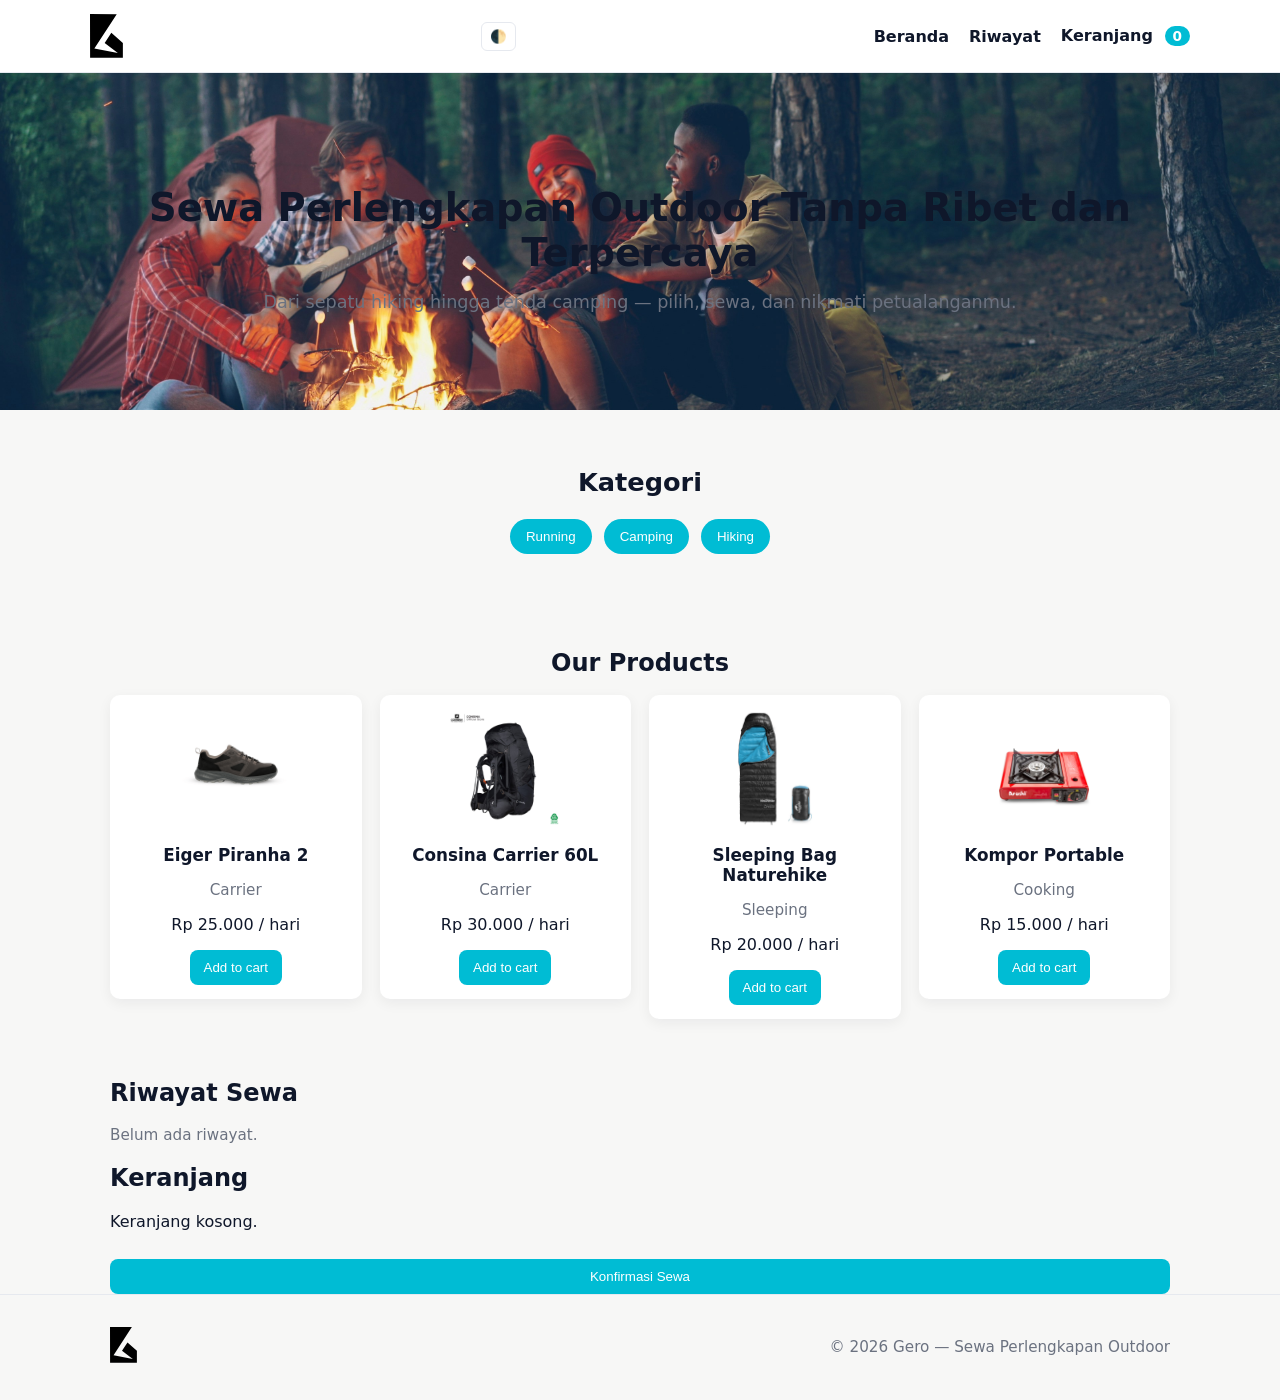
<file: Gero/index.html>
<!DOCTYPE html>
<html lang="en">
<head>
    <meta charset="UTF-8">
    <meta name="viewport" content="width=device-width, initial-scale=1">
    <title>Gero - Sewa Perlengkapan Outdoor Terpercaya</title>
    <link rel="stylesheet" href="css/style.css">
    <link rel="stylesheet" href="css/darkmode.css">
</head>
<body>
    <a class="skip-link" href="#main">Skip to content</a>

    <header id="site-header">
        <nav id="navbar" class="site-nav" aria-label="Primary">
            <div class="container nav-inner">
                <a class="brand" href="index.html">
                    <img alt="Gero logo" src="assets/gero_logo.svg" height="44">
                </a>
                <button id="theme-toggle" aria-label="Toggle dark mode">🌓</button>
                <ul class="nav-list">
                    <li><a href="index.html">Beranda</a></li>
                    <li><a href="pages/rental.html">Riwayat</a></li>
                    <li><a href="pages/cart.html">Keranjang <span id="cart-count" aria-live="polite">0</span></a></li>
                </ul>
            </div>
        </nav>
    </header>

    <main id="main">
        <section id="hero" class="hero" aria-labelledby="hero-title">
            <div class="container cont-hero">
                <h1 id="hero-title">Sewa Perlengkapan Outdoor Tanpa Ribet dan Terpercaya</h1>
                <p class="lead">Dari sepatu hiking hingga tenda camping — pilih, sewa, dan nikmati petualanganmu.</p>
            </div>
        </section>

        <section id="category" class="category" aria-labelledby="category-title">
            <div class="container">
                <h2 id="category-title">Kategori</h2>
                <div class="category-list" role="list">
                    <button role="listitem" class="ctg-btn">Running</button>
                    <button role="listitem" class="ctg-btn">Camping</button>
                    <button role="listitem" class="ctg-btn">Hiking</button>
                </div>
            </div>
        </section>

        <section id="products" class="products" aria-labelledby="products-title">
            <div class="container">
                <h2 id="products-title">Our Products</h2>
                <div id="cont_card" class="grid-cards" role="list"></div>
            </div>
        </section>

        <section id="history" class="history" aria-labelledby="history-title">
            <div class="container">
                <h2 id="history-title">Riwayat Sewa</h2>
                <p class="muted">Belum ada riwayat.</p>
            </div>
        </section>

        <section id="cart" class="cart" aria-labelledby="cart-title">
            <div class="container">
                <h2 id="cart-title">Keranjang</h2>
                <div id="cart-message" class="cart-message" aria-live="polite"></div>
                <div id="cart-list">Keranjang kosong.</div>
                <div class="cart-footer">
                    <button id="confirm-rental" class="btn confirm-btn">Konfirmasi Sewa</button>
                </div>
            </div>
        </section>
    </main>

    <footer id="site-footer">
        <div class="container footer-inner">
            <div class="logo-footer">
                <img alt="Gero logo" src="assets/gero_logo.svg" height="36">
            </div>
            <p class="muted">© 2026 Gero — Sewa Perlengkapan Outdoor</p>
        </div>
    </footer>

    <script src="js/app.js" defer></script>
</body>
</html>
</file>
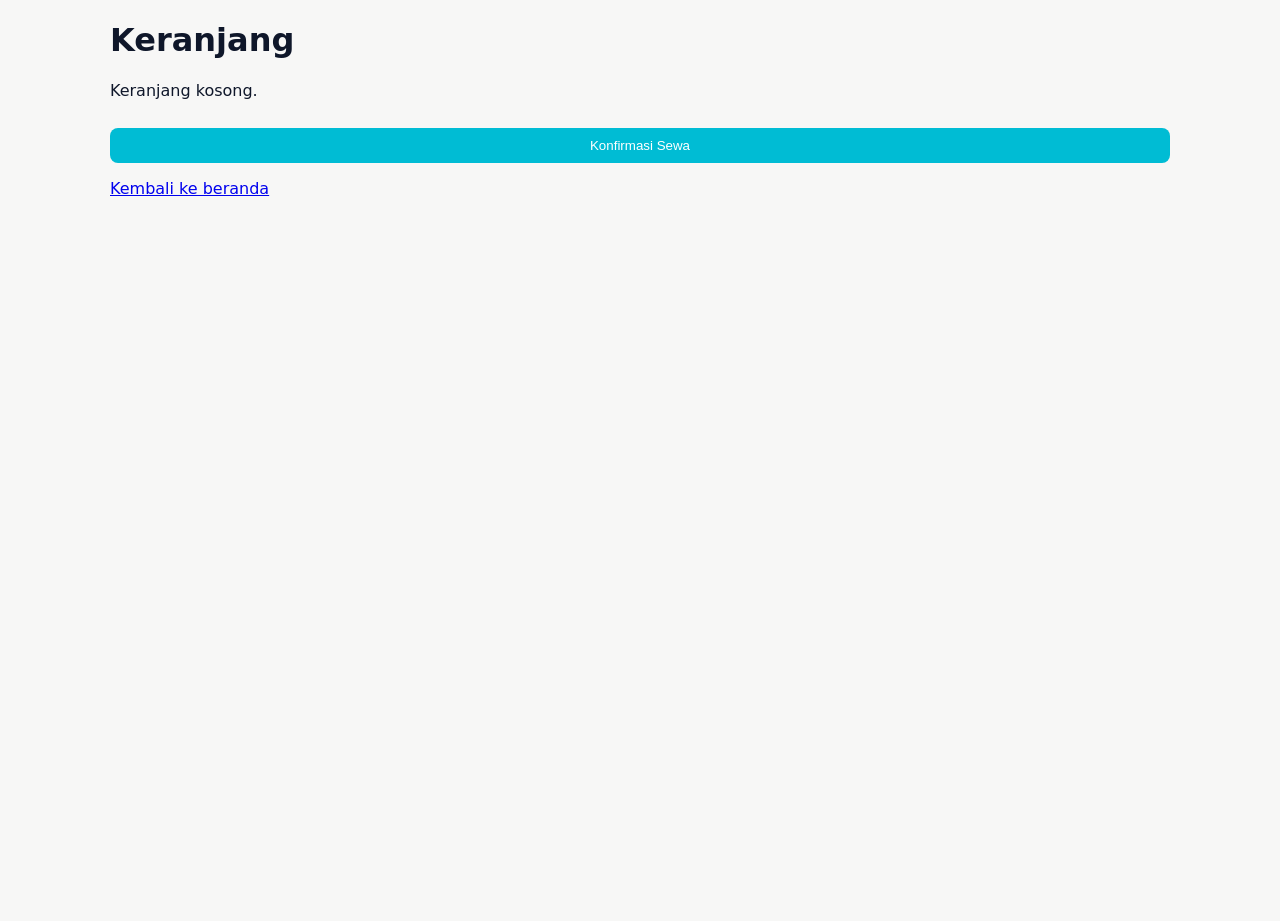
<file: Gero/pages/cart.html>
<!DOCTYPE html>
<html lang="en">
<head>
  <meta charset="utf-8">
  <meta name="viewport" content="width=device-width,initial-scale=1">
  <title>Keranjang - Gero</title>
  <link rel="stylesheet" href="../css/style.css">
  <link rel="stylesheet" href="../css/darkmode.css">
  <script src="../js/app.js" defer></script>
 </head>
 <body>
  <main class="container">
    <h1>Keranjang</h1>
    <div id="cart-message" class="cart-message" aria-live="polite"></div>
    <div id="cart-list">Memuat keranjang...</div>
    <div class="cart-footer">
      <button id="confirm-rental" class="btn confirm-btn">Konfirmasi Sewa</button>
    </div>
    <p><a href="../index.html">Kembali ke beranda</a></p>
  </main>
 </body>
</html>
</file>
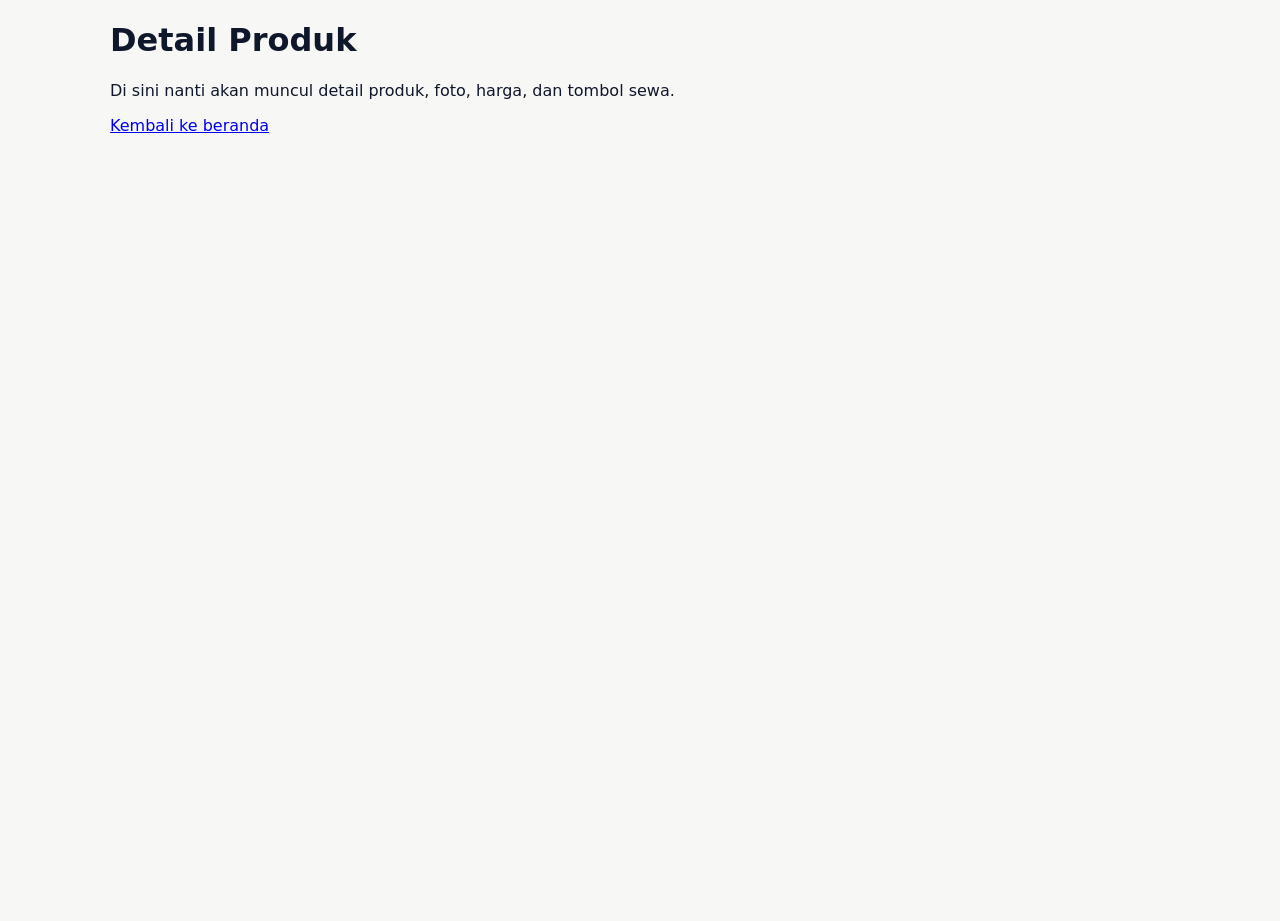
<file: Gero/pages/detail.html>
<!DOCTYPE html>
<html lang="en">
<head>
  <meta charset="utf-8">
  <meta name="viewport" content="width=device-width,initial-scale=1">
  <title>Detail Produk - Gero</title>
  <link rel="stylesheet" href="../css/style.css">
  <link rel="stylesheet" href="../css/darkmode.css">
  <script src="../js/app.js" defer></script>
 </head>
 <body>
  <main class="container">
    <h1>Detail Produk</h1>
    <p>Di sini nanti akan muncul detail produk, foto, harga, dan tombol sewa.</p>
    <p><a href="../index.html">Kembali ke beranda</a></p>
  </main>
 </body>
</html>
</file>
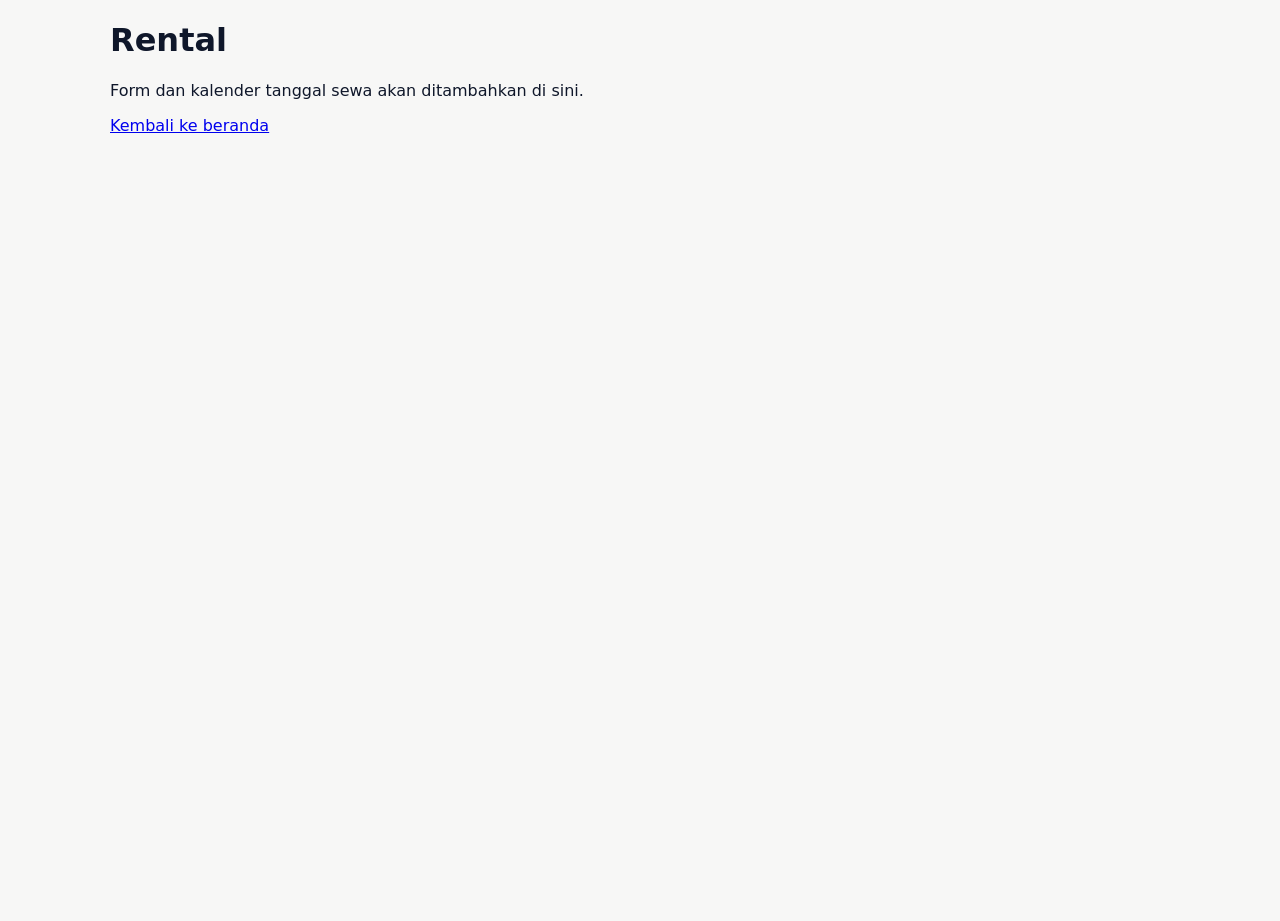
<file: Gero/pages/rental.html>
<!DOCTYPE html>
<html lang="en">
<head>
  <meta charset="utf-8">
  <meta name="viewport" content="width=device-width,initial-scale=1">
  <title>Rental - Gero</title>
  <link rel="stylesheet" href="../css/style.css">
  <link rel="stylesheet" href="../css/darkmode.css">
  <script src="../js/app.js" defer></script>
 </head>
 <body>
  <main class="container">
    <h1>Rental</h1>
    <p>Form dan kalender tanggal sewa akan ditambahkan di sini.</p>
    <p><a href="../index.html">Kembali ke beranda</a></p>
  </main>
 </body>
</html>
</file>
<file: Gero/css/style.css>
:root{
    --bg: #f7f7f6;
    --surface: #ffffff;
    --muted: #6b7280;
    --accent: #00bcd4;
    --accent-600: #0597a9;
    --text: #0f172a;
    --radius: 10px;
    --container: 1100px;
}

*,
*::before,
*::after{
    box-sizing: border-box;
}

html,body{
    height: 100%;
    margin: 0;
    font-family: Inter, system-ui, -apple-system, "Segoe UI", Roboto, "Helvetica Neue", Arial;
    color: var(--text);
    background: var(--bg);
    -webkit-font-smoothing: antialiased;
}

.container{
    width: 100%;
    max-width: var(--container);
    margin: 0 auto;
    padding: 0 20px;
}

.skip-link{
    position: absolute;
    left: -999px;
    top: auto;
    background: var(--accent);
    color: white;
    padding: 8px 12px;
    z-index: 1000;
}
.skip-link:focus{
    left: 16px;
}

/* NAVBAR */
.site-nav{
    background: var(--surface);
    border-bottom: 1px solid #e6e9ef;
}
.nav-inner{
    display: flex;
    gap: 12px;
    align-items: center;
    justify-content: space-between;
    padding: 14px 0;
}
.brand img{ 
    display:block 
}

.nav-list{
    display: flex;
    gap: 20px;
    list-style: none;
    align-items: center;
    margin: 0;
    padding: 0;
}
.nav-list a{
    color: var(--text);
    text-decoration: none;
    font-weight: 600;
}
#cart-count{
    display: inline-block;
    margin-left: 6px;
    background: var(--accent);
    color: white;
    border-radius: 999px;
    padding: 2px 8px;
    font-size: 0.85rem;
}
#theme-toggle{
    background: transparent;
    border: 1px solid #e6e9ef;
    padding: 6px 8px;
    border-radius: 6px;
    cursor: pointer;
}

/* HERO */
.hero{
    background-image: url("../assets/image3_hero.jpg");
    background-size: cover;
    background-position: center;
    padding: 80px 0;
    color: var(--text);
}
.cont-hero{ text-align: center }
.hero h1{ font-size: clamp(1.5rem, 3vw, 2.4rem); margin-bottom: 8px }
.lead{ font-size: 1.1rem; color: var(--muted) }

/* CATEGORY */
.category{ padding: 36px 0 }
.category h2{ text-align: center; font-size: 1.6rem }
.category-list{ display:flex; gap:12px; justify-content:center; margin-top:12px }
.ctg-btn{ background:var(--accent); color:#fff; border:none; padding:10px 16px; border-radius:999px; cursor:pointer }

/* PRODUCTS */
.products{ padding: 40px 0 }
.products h2{ text-align:center; margin-bottom:18px }
.grid-cards{
    display: grid;
    grid-template-columns: repeat(auto-fit, minmax(220px, 1fr));
    gap: 18px;
    align-items: start;
}
.card_prod{
    background: var(--surface);
    border-radius: var(--radius);
    padding: 14px;
    box-shadow: 0 4px 14px rgba(15,23,42,0.06);
    text-align: center;
}
.card_prod img{ height: 120px; object-fit: contain }
.card_prod h3{ margin: 12px 0 6px; font-size: 1.05rem }
.muted{ color: var(--muted); font-size: 0.95rem }
.card-actions{ margin-top: 12px }
.btn{ background:var(--accent); color:white; border:none; padding:10px 14px; border-radius:8px; cursor:pointer }

.cart-list{ margin-top: 18px; padding: 0; list-style: none; }
.cart-item{
    display: flex;
    justify-content: space-between;
    align-items: center;
    gap: 12px;
    padding: 12px 14px;
    background: var(--surface);
    border: 1px solid #e5e7eb;
    border-radius: 12px;
    margin-bottom: 12px;
}
.cart-item strong{ display: block; margin-bottom: 4px; }
.cart-item-details{ flex: 1; }
.cart-controls{ display: flex; gap: 8px; align-items: center; }
.cart-control{ background: transparent; border: 1px solid #cbd5e1; color: var(--text); width: 32px; height: 32px; border-radius: 8px; cursor: pointer; }
.cart-item-remove{ background: #f87171; border:none; color:white; padding: 8px 10px; border-radius: 8px; }
.cart-total{ margin-top: 16px; font-size: 1.1rem; font-weight: 700; }
.confirm-btn{ width: 100%; margin-top: 12px; }
.cart-footer{ display: flex; flex-direction: column; gap: 12px; }
.cart-message{ color: var(--accent-600); font-weight: 600; margin-bottom: 12px; }
.error{ color: #dc2626; }

/* FOOTER */
#site-footer{ padding: 28px 0; border-top: 1px solid #e6e9ef; background: transparent }
.footer-inner{ display:flex; gap:12px; align-items:center; justify-content:space-between }

/* Responsive */
@media (max-width:720px){
    .nav-list{ display:none }
    .hero{ padding: 48px 0 }
    .container{ padding: 0 16px }
}

/* Focus state */
a:focus, button:focus{ outline: 3px solid rgba(0,188,212,0.18); outline-offset: 2px }
</file>
<file: Gero/css/darkmode.css>
/* Dark theme values only when html.dark is present */
html.dark{
	--bg: #0b1220;
	--surface: #0f1724;
	--muted: #9aa4b2;
	--accent: #20c1d6;
	--accent-600: #17a0ad;
	--text: #ecf0f6;
}

html.dark .site-nav{ background: var(--surface); border-color: rgba(255,255,255,0.04) }
html.dark .card_prod{ background: #0b1220; box-shadow: none }
html.dark .muted{ color: var(--muted) }
html.dark .skip-link{ background: var(--accent) }
</file>
